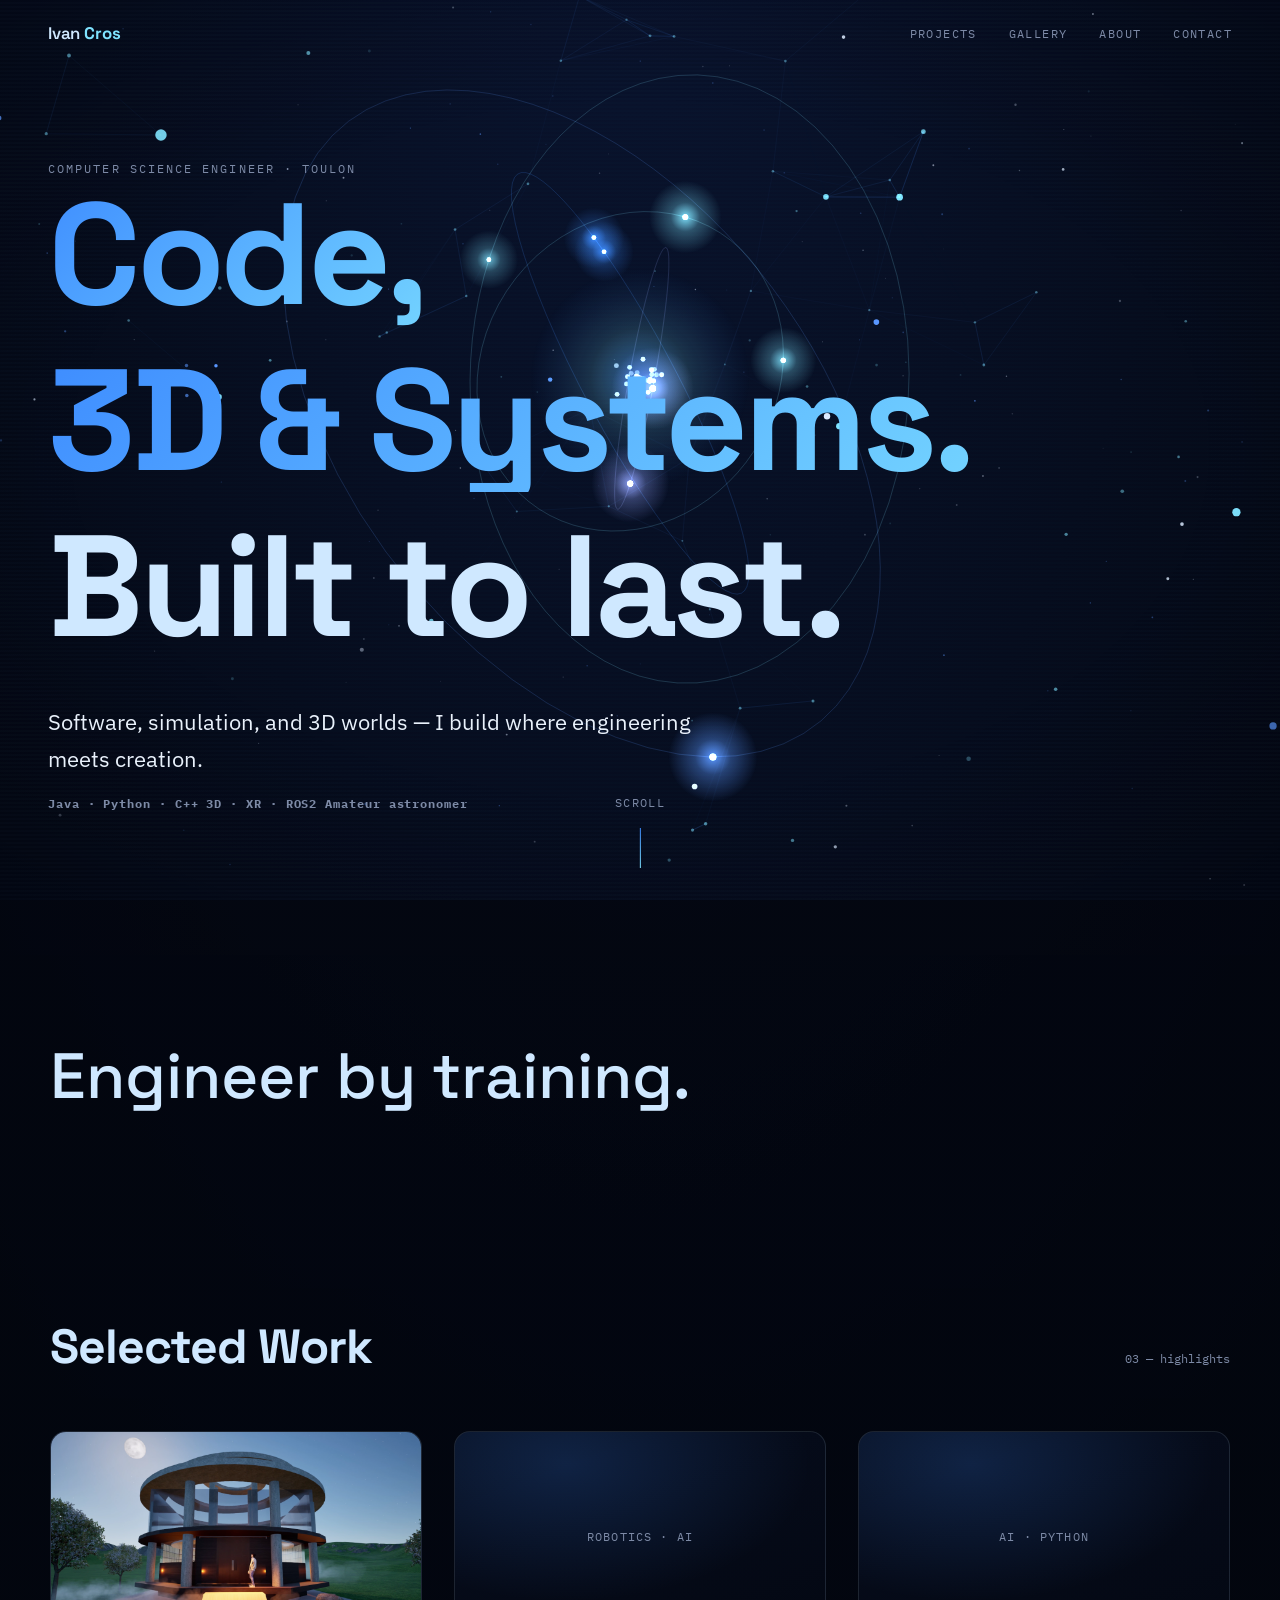
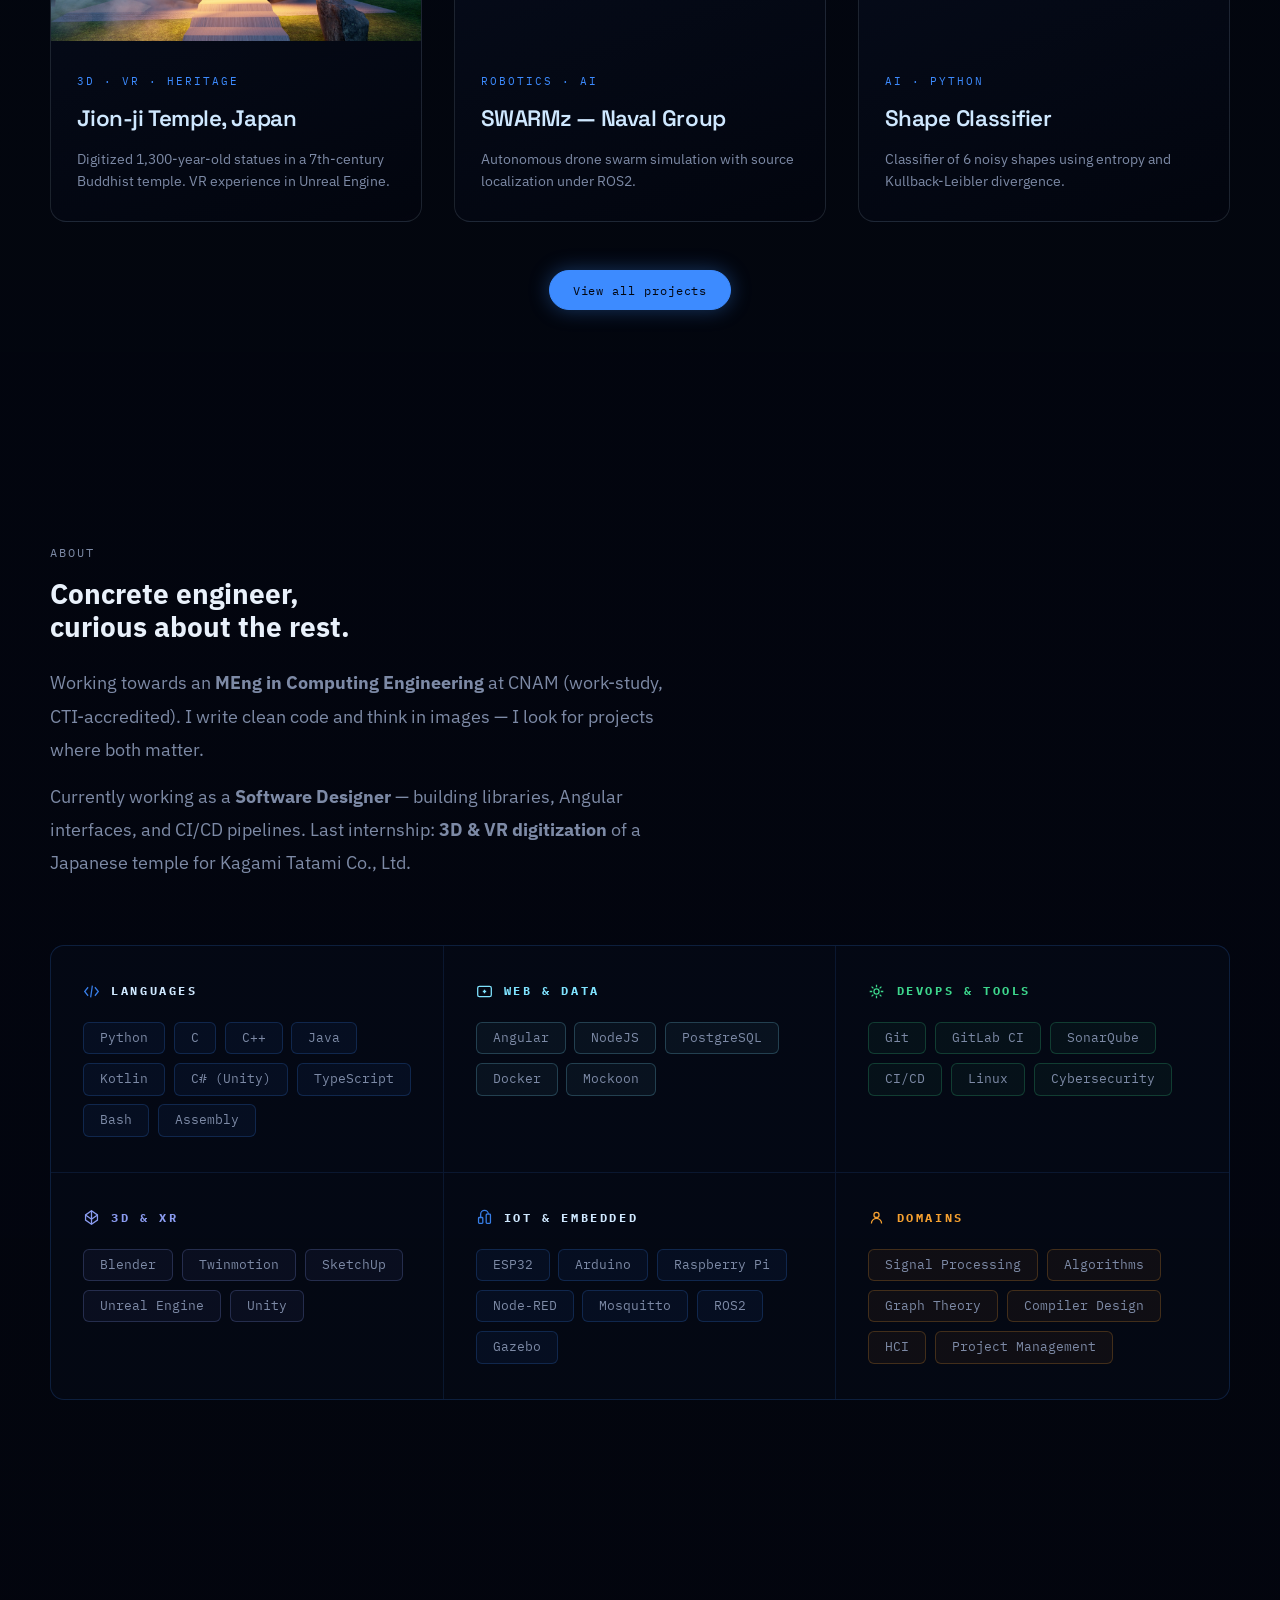
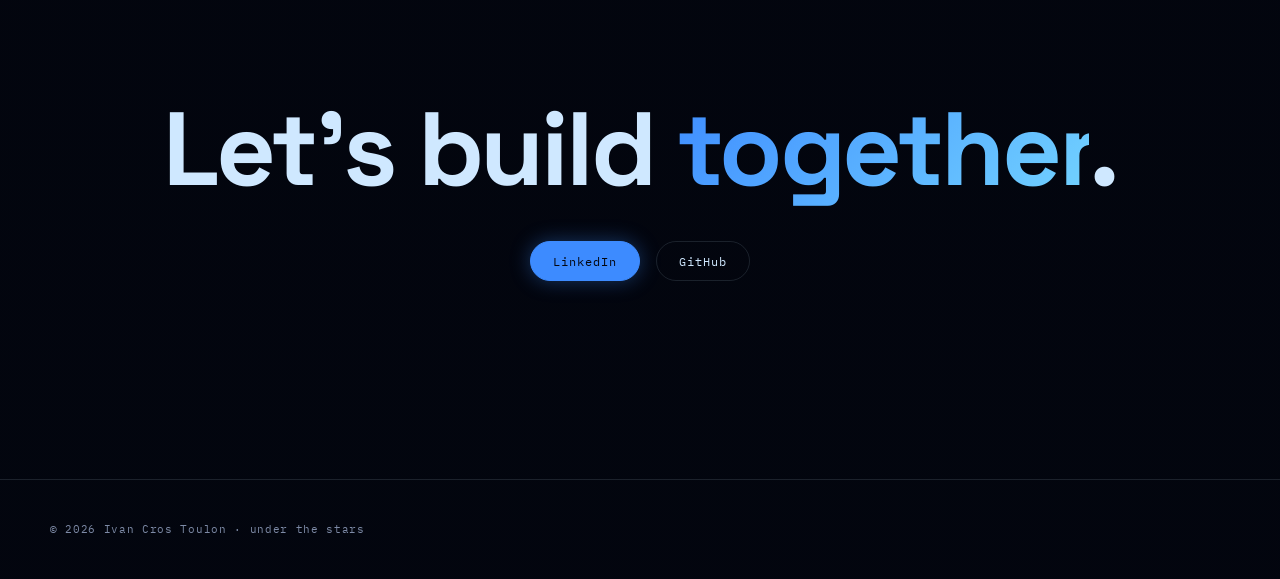
<file: index.html>
<!DOCTYPE html>
<html lang="en">
<head>
  <meta charset="UTF-8" />
  <meta name="viewport" content="width=device-width, initial-scale=1.0" />
  <title>Ivan Cros — Engineer & Creator</title>
  <meta name="description" content="Ivan Cros — Computer Science Engineer. Code, 3D & systems. Building at the intersection of software and creation." />
  <link rel="icon" href="favicon.svg" type="image/svg+xml" />
  <link rel="preconnect" href="https://fonts.googleapis.com" />
  <link rel="preconnect" href="https://fonts.gstatic.com" crossorigin />
  <link href="https://fonts.googleapis.com/css2?family=Space+Grotesk:wght@400;500;600;700&family=IBM+Plex+Sans:wght@300;400;500;600&family=IBM+Plex+Mono:wght@400;500&display=swap" rel="stylesheet" />
  <link rel="stylesheet" href="assets/css/pages/home.css" />
</head>
<body>

<canvas id="cosmos"></canvas>
<div class="holo-overlay"></div>
<div id="progress"></div>

<nav id="nav">
  <div class="brand">Ivan <b>Cros</b></div>
  <div class="nav-links" id="nav-links">
    <a href="projects.html">Projects</a>
    <a href="gallery.html">Gallery</a>
    <a href="#about">About</a>
    <a href="#contact">Contact</a>
  </div>
  <button class="nav-toggle" id="nav-toggle" aria-label="Toggle menu" aria-expanded="false">
    <span></span><span></span><span></span>
  </button>
</nav>

<div class="page">

  <!-- HERO -->
  <header class="hero">
    <div class="hero-inner">
      <span class="eyebrow reveal-up in">Computer Science Engineer · Toulon</span>
      <h1>
        <span class="line"><span class="reveal"><span class="holo-text">Code,</span></span></span>
        <span class="line"><span class="reveal"><span class="holo-text">3D & Systems.</span></span></span>
        <span class="line"><span class="reveal">Built to last.</span></span>
      </h1>
      <p class="lead reveal-up">Software, simulation, and 3D worlds — I build where engineering meets creation.</p>
      <div class="meta reveal-up d1">
        <span><b>Java · Python · C++</b></span>
        <span><b>3D · XR · ROS2</b></span>
        <span><b>Amateur astronomer</b></span>
      </div>
    </div>
    <div class="scroll-cue"><span>Scroll</span><span class="bar"></span></div>
  </header>

  <div class="panel">

  <!-- MANIFESTO -->
  <section class="manifesto">
    <div class="wrap">
      <p data-split>Engineer by training. <span class="hi">Creator by instinct.</span></p>
    </div>
  </section>

  <!-- PROJECT TEASERS -->
  <section class="teasers" id="work">
    <div class="wrap">
      <div class="section-head reveal-up">
        <h2>Selected Work</h2>
        <span class="count">03 — highlights</span>
      </div>
      <div id="teasers-mount" class="teasers-grid"></div>
      <div class="teasers-cta reveal-up">
        <a href="projects.html" class="btn btn--primary">View all projects</a>
      </div>
    </div>
  </section>

  <!-- ABOUT -->
  <section class="about" id="about">
    <div class="wrap">
      <div class="about-header">
        <span class="eyebrow">About</span>
        <h2>Concrete engineer,<br>curious about the rest.</h2>
        <p>Working towards an <strong>MEng in Computing Engineering</strong> at CNAM (work-study, CTI-accredited). I write clean code and think in images — I look for projects where both matter.</p>
        <p>Currently working as a <strong>Software Designer</strong> — building libraries, Angular interfaces, and CI/CD pipelines. Last internship: <strong>3D & VR digitization</strong> of a Japanese temple for Kagami Tatami Co., Ltd.</p>
      </div>
      <div class="skill-grid reveal-up d1">
        <div class="skill-block">
          <div class="skill-block-head">
            <svg viewBox="0 0 20 20" fill="none" stroke="currentColor" stroke-width="1.5" aria-hidden="true"><path d="M6 5L2 10l4 5M14 5l4 5-4 5M11 3l-2 14"/></svg>
            <h4>Languages</h4>
          </div>
          <div class="row"><span>Python</span><span>C</span><span>C++</span><span>Java</span><span>Kotlin</span><span>C# (Unity)</span><span>TypeScript</span><span>Bash</span><span>Assembly</span></div>
        </div>
        <div class="skill-block" data-accent="cyan">
          <div class="skill-block-head">
            <svg viewBox="0 0 20 20" fill="none" stroke="currentColor" stroke-width="1.5" aria-hidden="true"><rect x="2" y="4" width="16" height="12" rx="2"/><path d="M8 10h4M10 8v4"/></svg>
            <h4>Web & Data</h4>
          </div>
          <div class="row"><span>Angular</span><span>NodeJS</span><span>PostgreSQL</span><span>Docker</span><span>Mockoon</span></div>
        </div>
        <div class="skill-block" data-accent="green">
          <div class="skill-block-head">
            <svg viewBox="0 0 20 20" fill="none" stroke="currentColor" stroke-width="1.5" aria-hidden="true"><circle cx="10" cy="10" r="3"/><path d="M10 2v3M10 15v3M2 10h3M15 10h3M4.22 4.22l2.12 2.12M13.66 13.66l2.12 2.12M4.22 15.78l2.12-2.12M13.66 6.34l2.12-2.12"/></svg>
            <h4>DevOps & Tools</h4>
          </div>
          <div class="row"><span>Git</span><span>GitLab CI</span><span>SonarQube</span><span>CI/CD</span><span>Linux</span><span>Cybersecurity</span></div>
        </div>
        <div class="skill-block" data-accent="violet">
          <div class="skill-block-head">
            <svg viewBox="0 0 20 20" fill="none" stroke="currentColor" stroke-width="1.5" aria-hidden="true"><path d="M10 2L3 7v6l7 5 7-5V7L10 2z"/><path d="M10 2v16M3 7l7 5 7-5"/></svg>
            <h4>3D & XR</h4>
          </div>
          <div class="row"><span>Blender</span><span>Twinmotion</span><span>SketchUp</span><span>Unreal Engine</span><span>Unity</span></div>
        </div>
        <div class="skill-block">
          <div class="skill-block-head">
            <svg viewBox="0 0 20 20" fill="none" stroke="currentColor" stroke-width="1.5" aria-hidden="true"><rect x="3" y="10" width="5" height="7" rx="1"/><rect x="12" y="6" width="5" height="11" rx="1"/><path d="M5.5 10V6a4.5 4.5 0 019 0"/></svg>
            <h4>IoT & Embedded</h4>
          </div>
          <div class="row"><span>ESP32</span><span>Arduino</span><span>Raspberry Pi</span><span>Node-RED</span><span>Mosquitto</span><span>ROS2</span><span>Gazebo</span></div>
        </div>
        <div class="skill-block" data-accent="amber">
          <div class="skill-block-head">
            <svg viewBox="0 0 20 20" fill="none" stroke="currentColor" stroke-width="1.5" aria-hidden="true"><circle cx="10" cy="7" r="3"/><path d="M4 17c0-3.31 2.69-6 6-6s6 2.69 6 6"/></svg>
            <h4>Domains</h4>
          </div>
          <div class="row"><span>Signal Processing</span><span>Algorithms</span><span>Graph Theory</span><span>Compiler Design</span><span>HCI</span><span>Project Management</span></div>
        </div>
      </div>
    </div>
  </section>

  <!-- CONTACT -->
  <section class="contact" id="contact">
    <div class="wrap">
      <div class="reveal-up">
        <h2>Let's build <span class="holo-text">together</span>.</h2>
        <div class="links">
          <a href="https://www.linkedin.com/in/ivan-cros" target="_blank" rel="noopener" class="primary">LinkedIn</a>
          <a href="https://github.com/iDevelopp" target="_blank" rel="noopener">GitHub</a>
        </div>
      </div>
    </div>
  </section>

  <footer>
    <div class="wrap">
      <span>© <span id="year"></span> Ivan Cros</span>
      <span>Toulon · under the stars</span>
    </div>
  </footer>

  </div>
</div>

<script type="module" src="assets/js/controllers/home.js"></script>
</body>
</html>
</file>
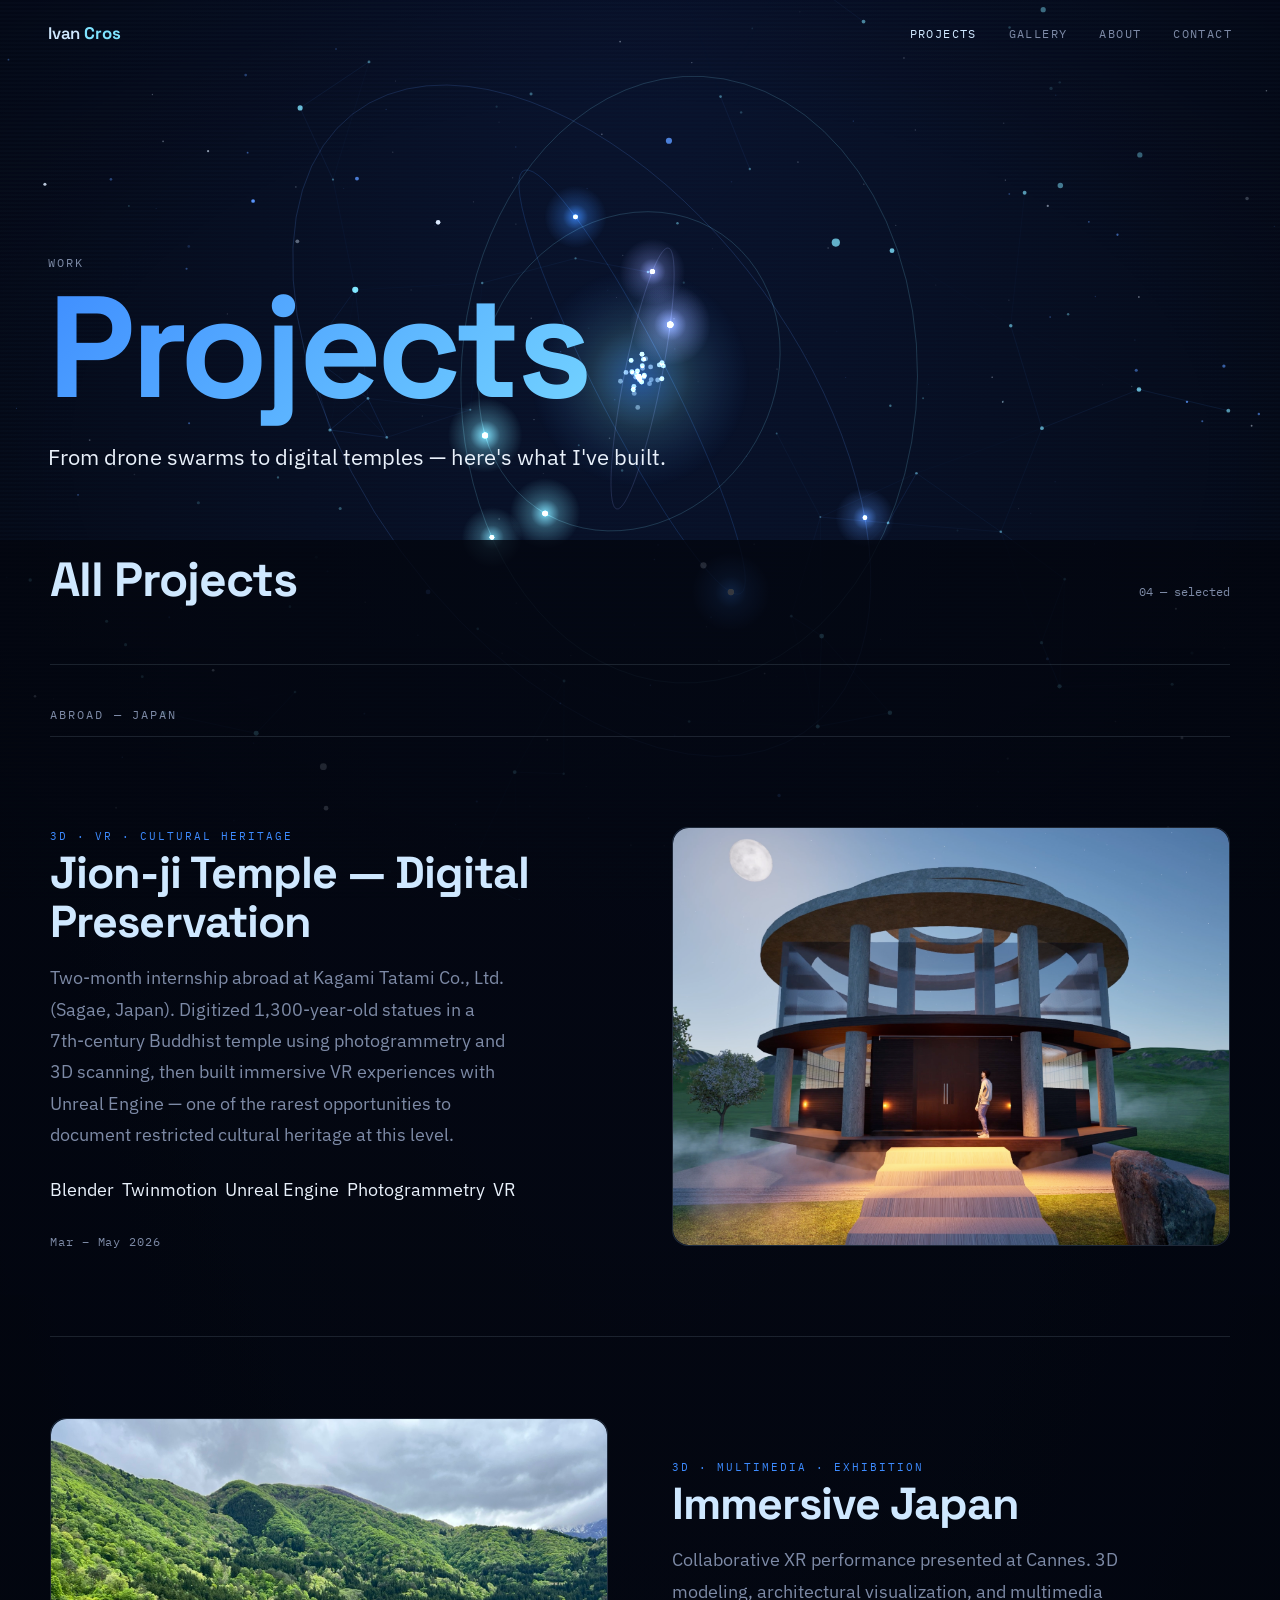
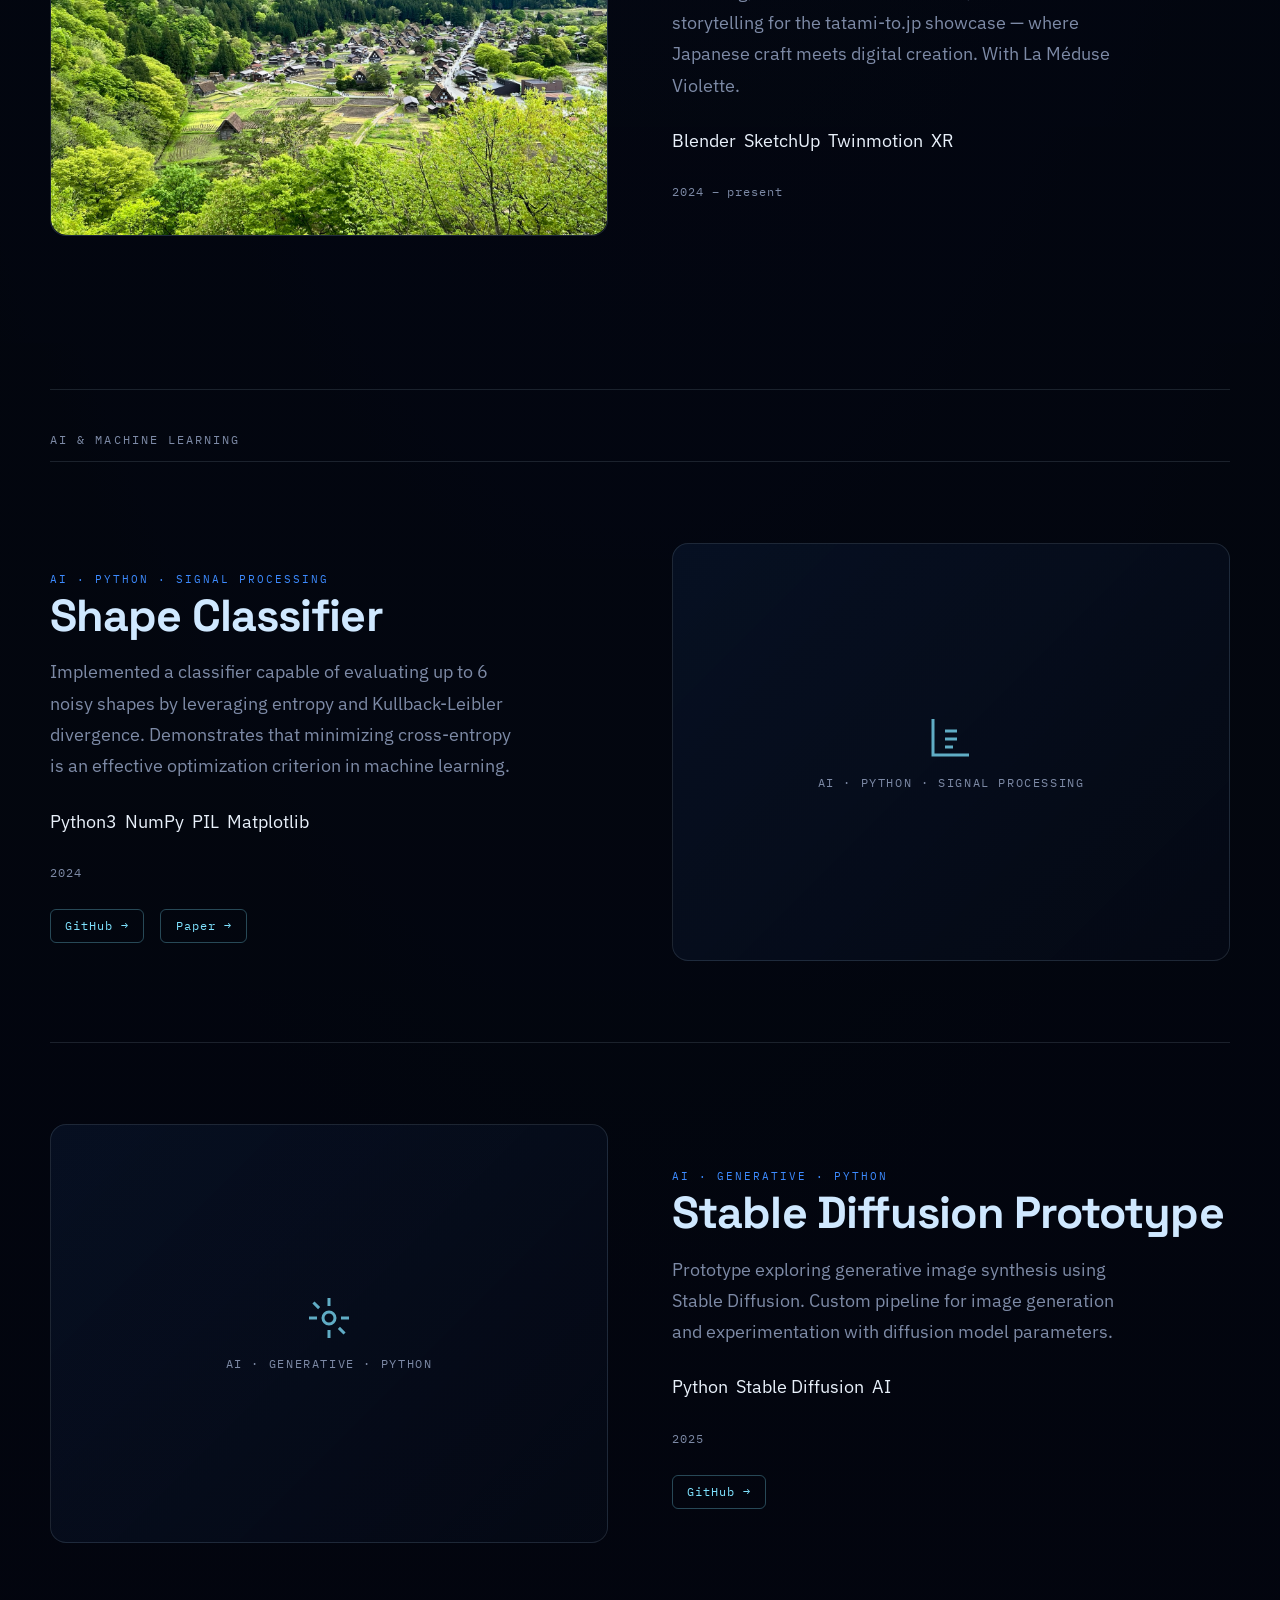
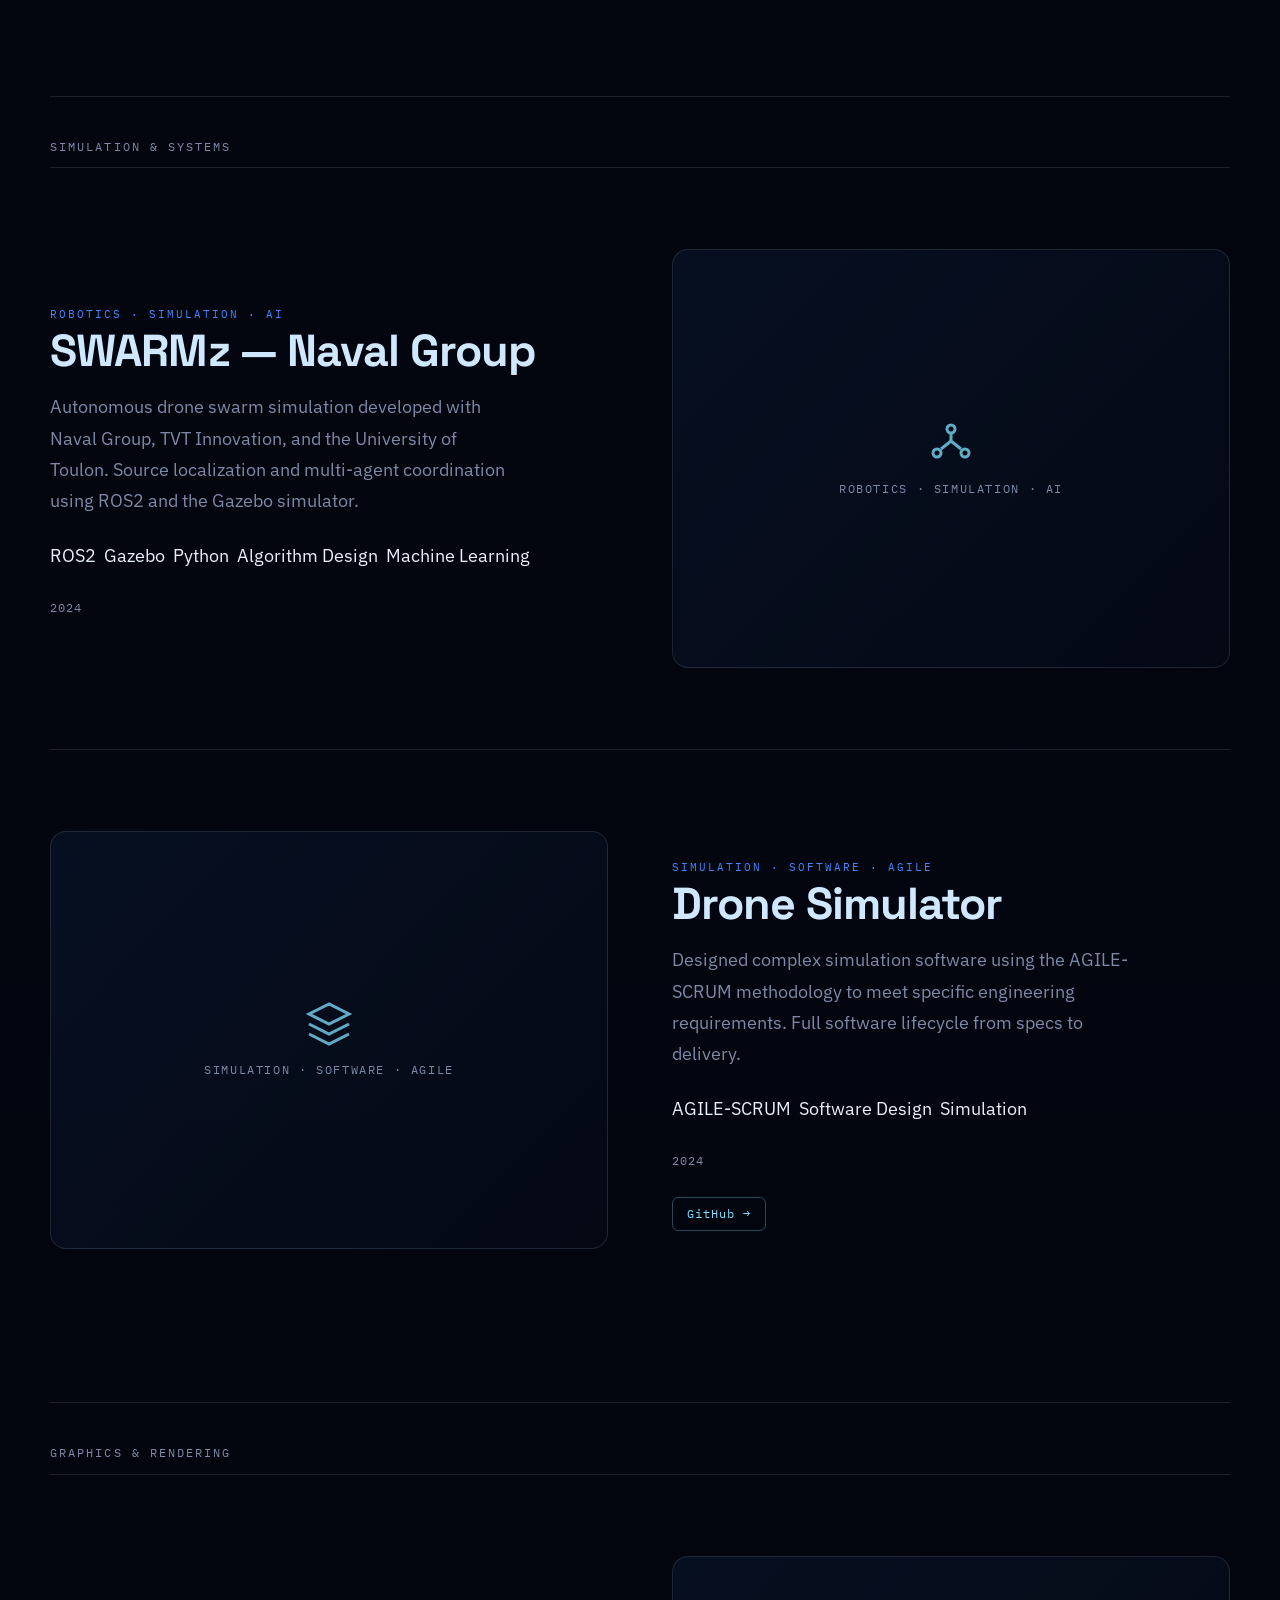
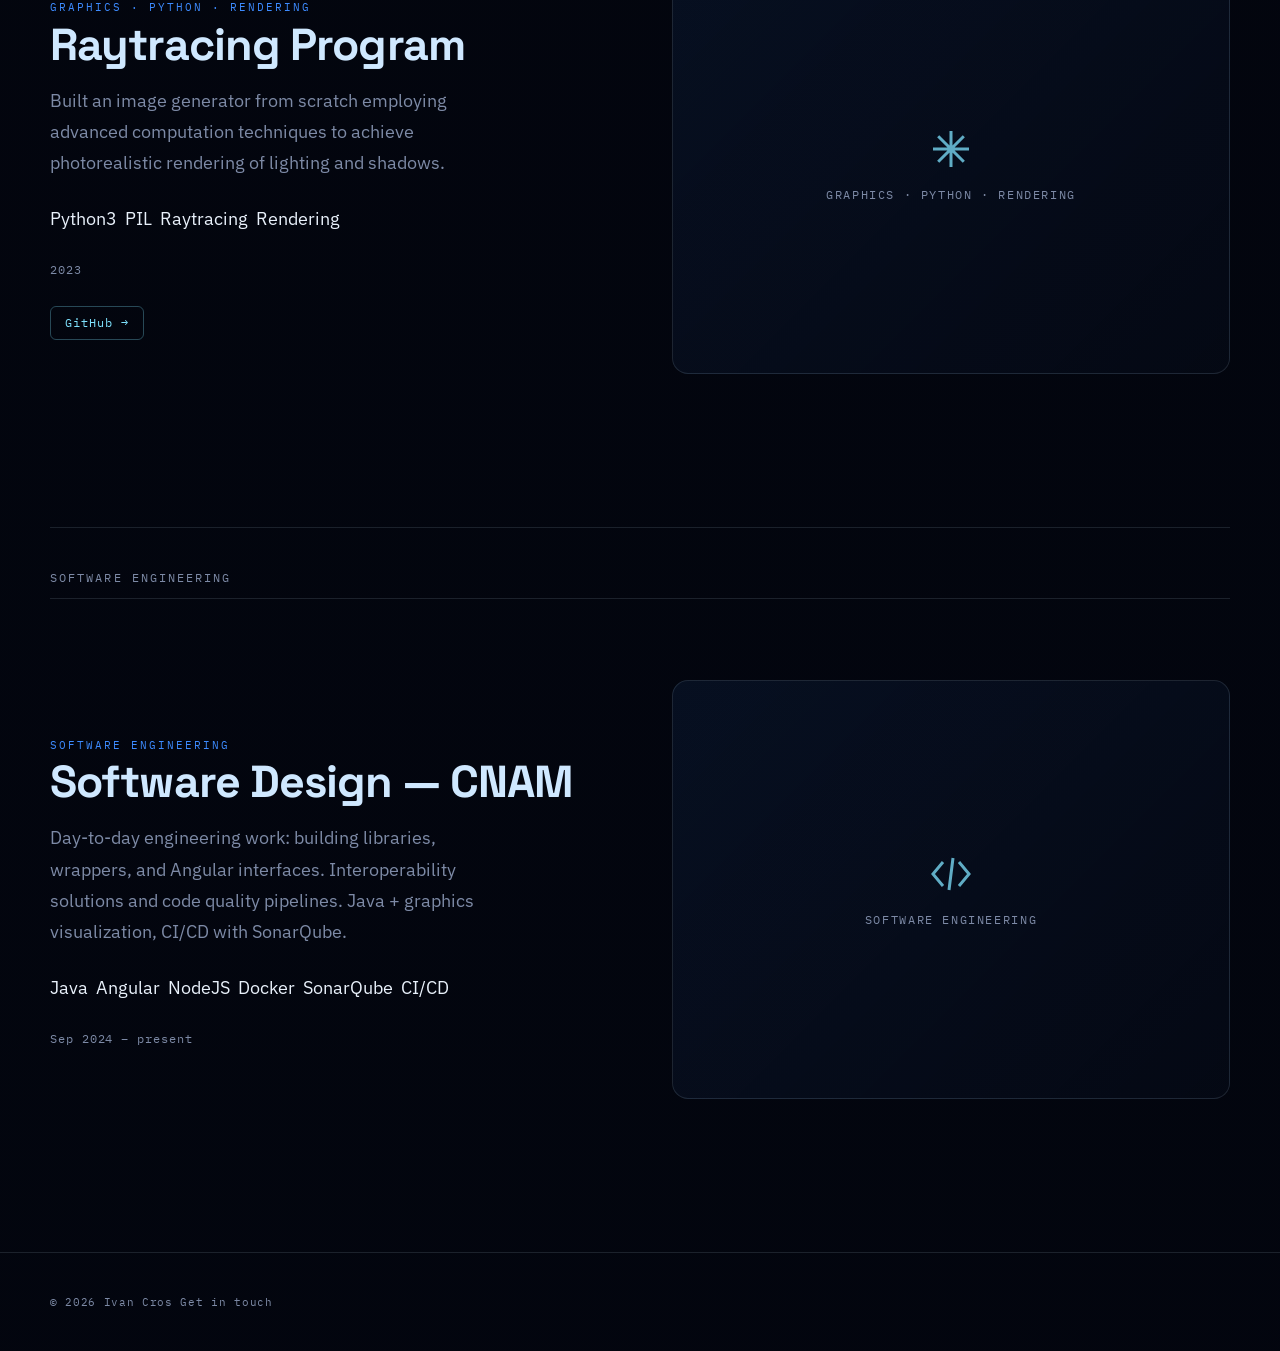
<file: projects.html>
<!DOCTYPE html>
<html lang="en">
<head>
  <meta charset="UTF-8" />
  <meta name="viewport" content="width=device-width, initial-scale=1.0" />
  <title>Projects — Ivan Cros</title>
  <meta name="description" content="Ivan Cros — projects in 3D, VR, robotics, and software engineering." />
  <link rel="icon" href="favicon.svg" type="image/svg+xml" />
  <link rel="preconnect" href="https://fonts.googleapis.com" />
  <link rel="preconnect" href="https://fonts.gstatic.com" crossorigin />
  <link href="https://fonts.googleapis.com/css2?family=Space+Grotesk:wght@400;500;600;700&family=IBM+Plex+Sans:wght@300;400;500;600&family=IBM+Plex+Mono:wght@400;500&display=swap" rel="stylesheet" />
  <link rel="stylesheet" href="assets/css/pages/projects.css" />
</head>
<body>

<canvas id="cosmos"></canvas>
<div class="holo-overlay"></div>
<div id="progress"></div>

<nav id="nav">
  <div class="brand"><a href="index.html" style="color:inherit;text-decoration:none">Ivan <b>Cros</b></a></div>
  <div class="nav-links" id="nav-links">
    <a href="projects.html" class="active">Projects</a>
    <a href="gallery.html">Gallery</a>
    <a href="index.html#about">About</a>
    <a href="index.html#contact">Contact</a>
  </div>
  <button class="nav-toggle" id="nav-toggle" aria-label="Toggle menu" aria-expanded="false">
    <span></span><span></span><span></span>
  </button>
</nav>

<div class="page">

  <!-- HERO -->
  <header class="hero projects-hero">
    <div class="hero-inner">
      <span class="eyebrow reveal-up in">Work</span>
      <h1>
        <span class="line"><span class="reveal"><span class="holo-text">Projects</span></span></span>
      </h1>
      <p class="lead reveal-up">From drone swarms to digital temples — here's what I've built.</p>
    </div>
  </header>

  <div class="panel">
  <section class="projects" id="projects">
    <div class="wrap">
      <div class="section-head reveal-up">
        <h2>All Projects</h2>
        <span class="count">04 — selected</span>
      </div>
      <div id="projects-mount"></div>
    </div>
  </section>

  <footer>
    <div class="wrap">
      <span>© <span id="year"></span> Ivan Cros</span>
      <span><a href="index.html#contact" style="color:inherit;text-decoration:none">Get in touch</a></span>
    </div>
  </footer>

  </div>
</div>

<script type="module" src="assets/js/controllers/projects.js"></script>
</body>
</html>
</file>
<file: assets/css/pages/home.css>
/* ============================================================
   HOME PAGE — overrides and home-specific styles
   ============================================================ */
@import '../components.css';

/* Manifesto strong / .hi → cyan accent */
.manifesto p strong,
.manifesto p .hi {
  color: var(--cyan);
  font-weight: 700;
}

/* Hero accent: blue is dominant on home */
.hero h1 .accent {
  color: var(--blue);
}

/* Projects section wrapper */
.projects-section {
  padding: var(--section-y) 0;
}
</file>
<file: assets/css/pages/projects.css>
/* ============================================================
   PROJECTS PAGE — overrides and project-page-specific styles
   ============================================================ */
@import '../components.css';

/* ── Shorter hero for the projects listing page ── */
.projects-hero {
  min-height: 60svh;
  display: flex;
  flex-direction: column;
  justify-content: flex-end;
  padding: 6rem var(--gutter) 4rem;
}

.projects-hero h1 {
  font-family: var(--display);
  font-size: var(--fs-h1);
  font-weight: 700;
  line-height: 1.0;
  letter-spacing: -0.03em;
  color: var(--ice);
}

.projects-hero .lead {
  font-size: var(--fs-lg);
  color: var(--paper);
  max-width: 52ch;
  margin-top: 1.25rem;
}

.projects-hero .meta {
  font-family: var(--mono);
  font-size: var(--fs-xs);
  color: var(--mist);
  margin-top: 0.75rem;
  letter-spacing: 0.08em;
}

/* ── Placeholder card inside .project-media ── */
.project-media .ph {
  position: absolute;
  inset: 0;
  display: flex;
  flex-direction: column;
  align-items: center;
  justify-content: center;
  gap: 0.75rem;
}

.project-media .ph svg {
  stroke: var(--cyan);
  opacity: 0.75;
  fill: none;
  width: 3rem;
  height: 3rem;
}

.project-media .ph span {
  font-family: var(--mono);
  font-size: var(--fs-xs);
  color: var(--mist);
  text-transform: uppercase;
  letter-spacing: 0.14em;
}
</file>
